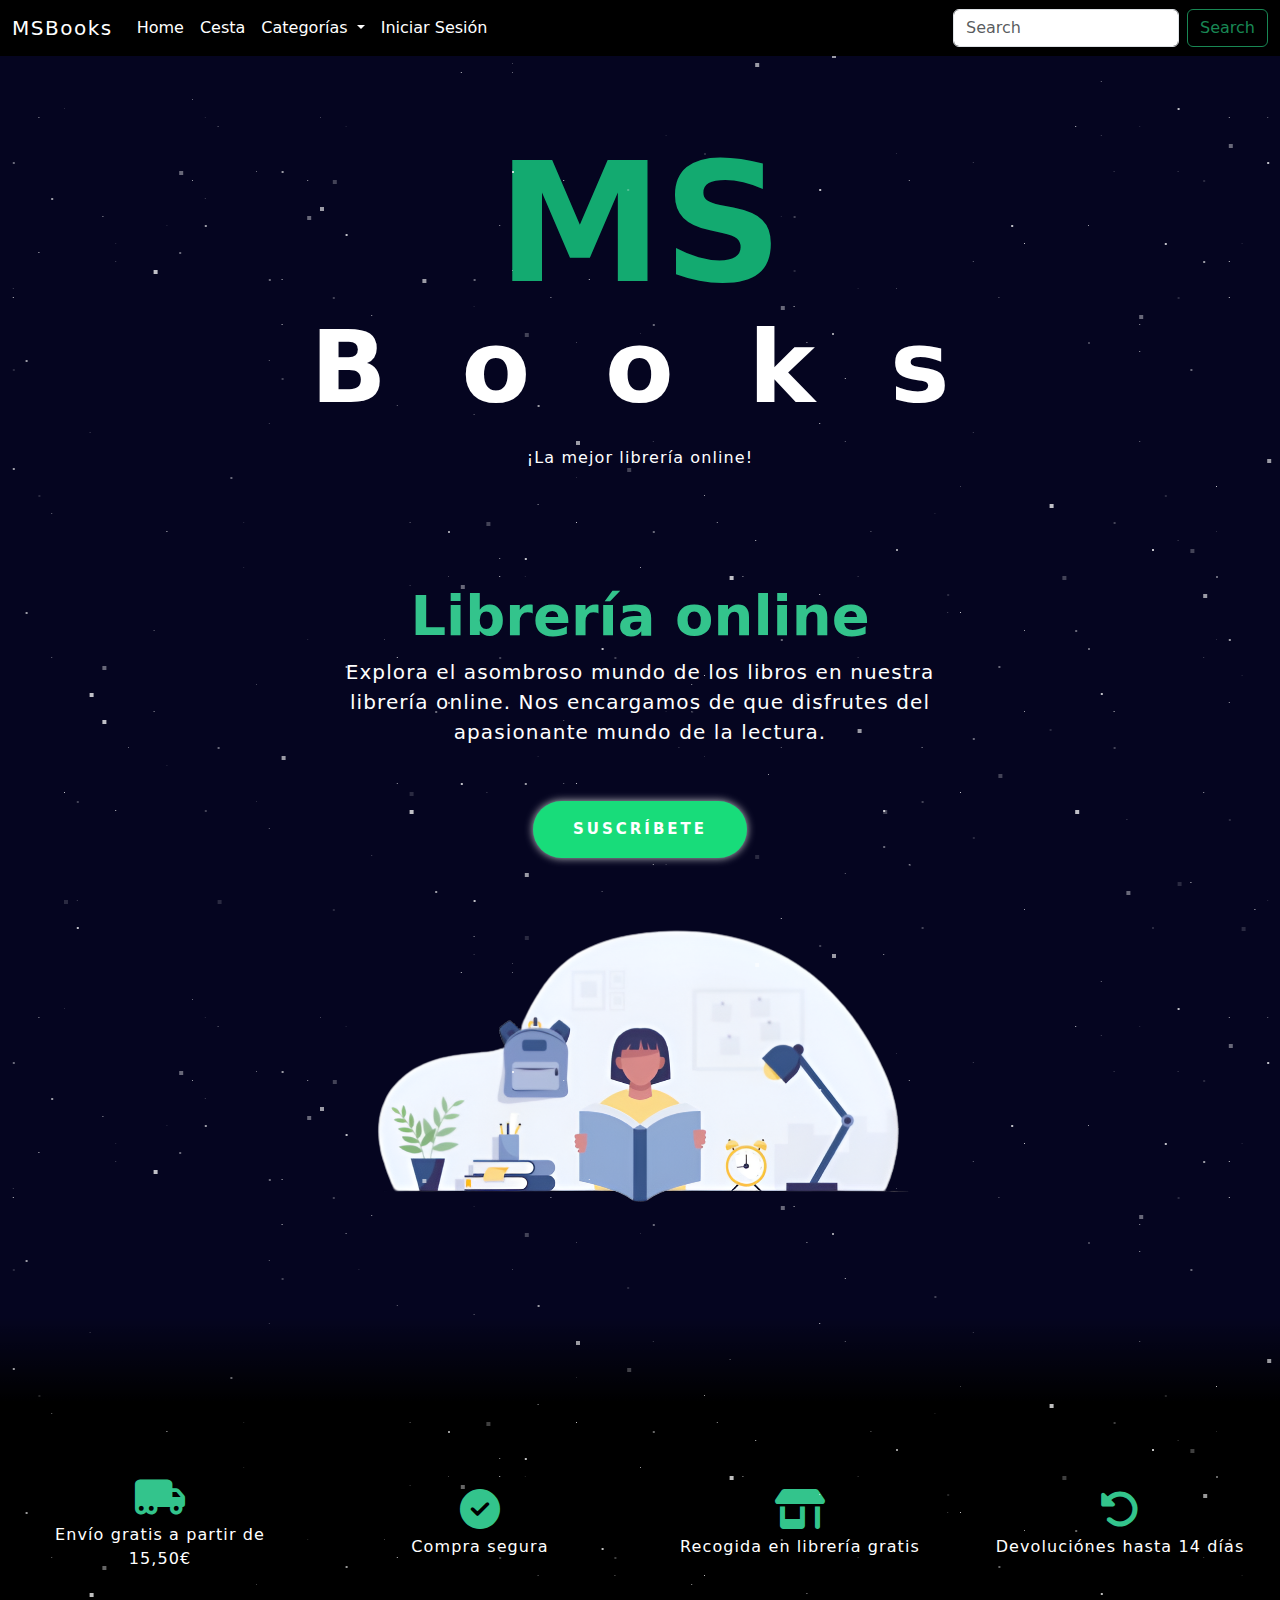
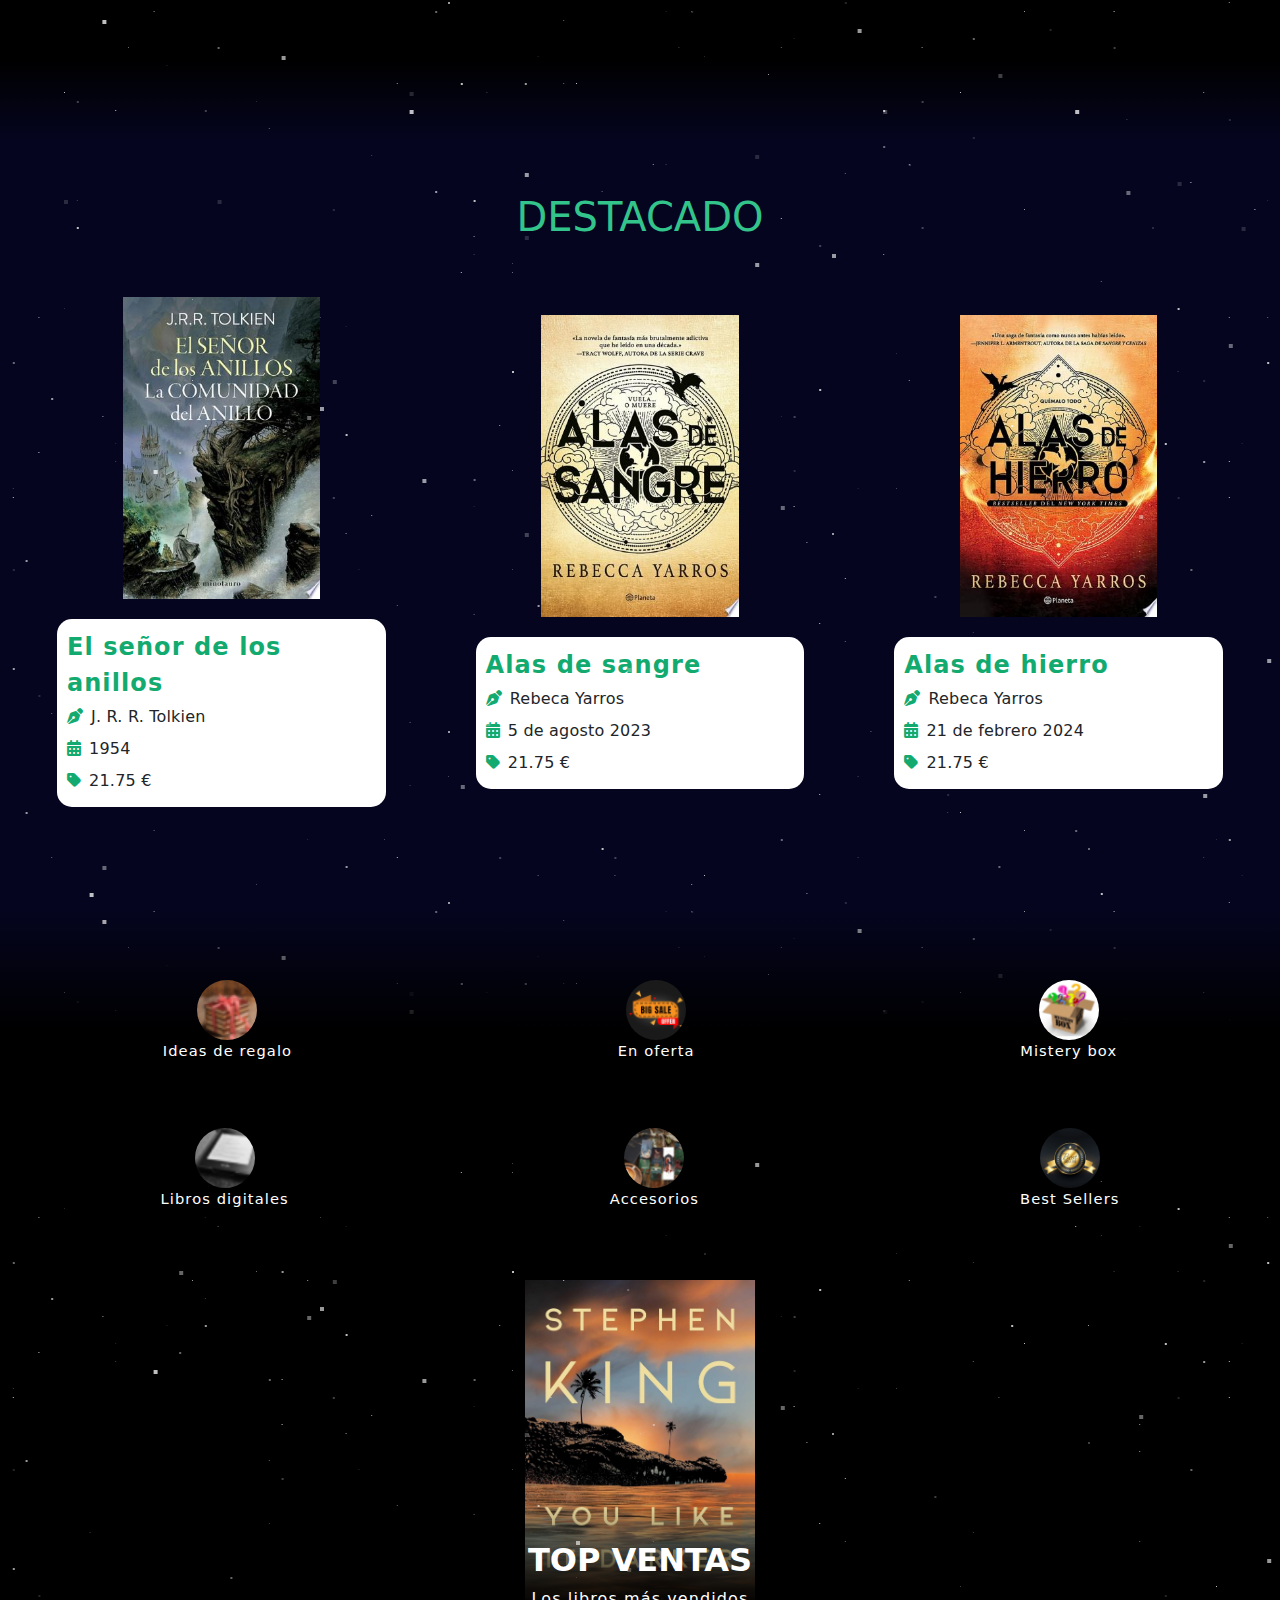
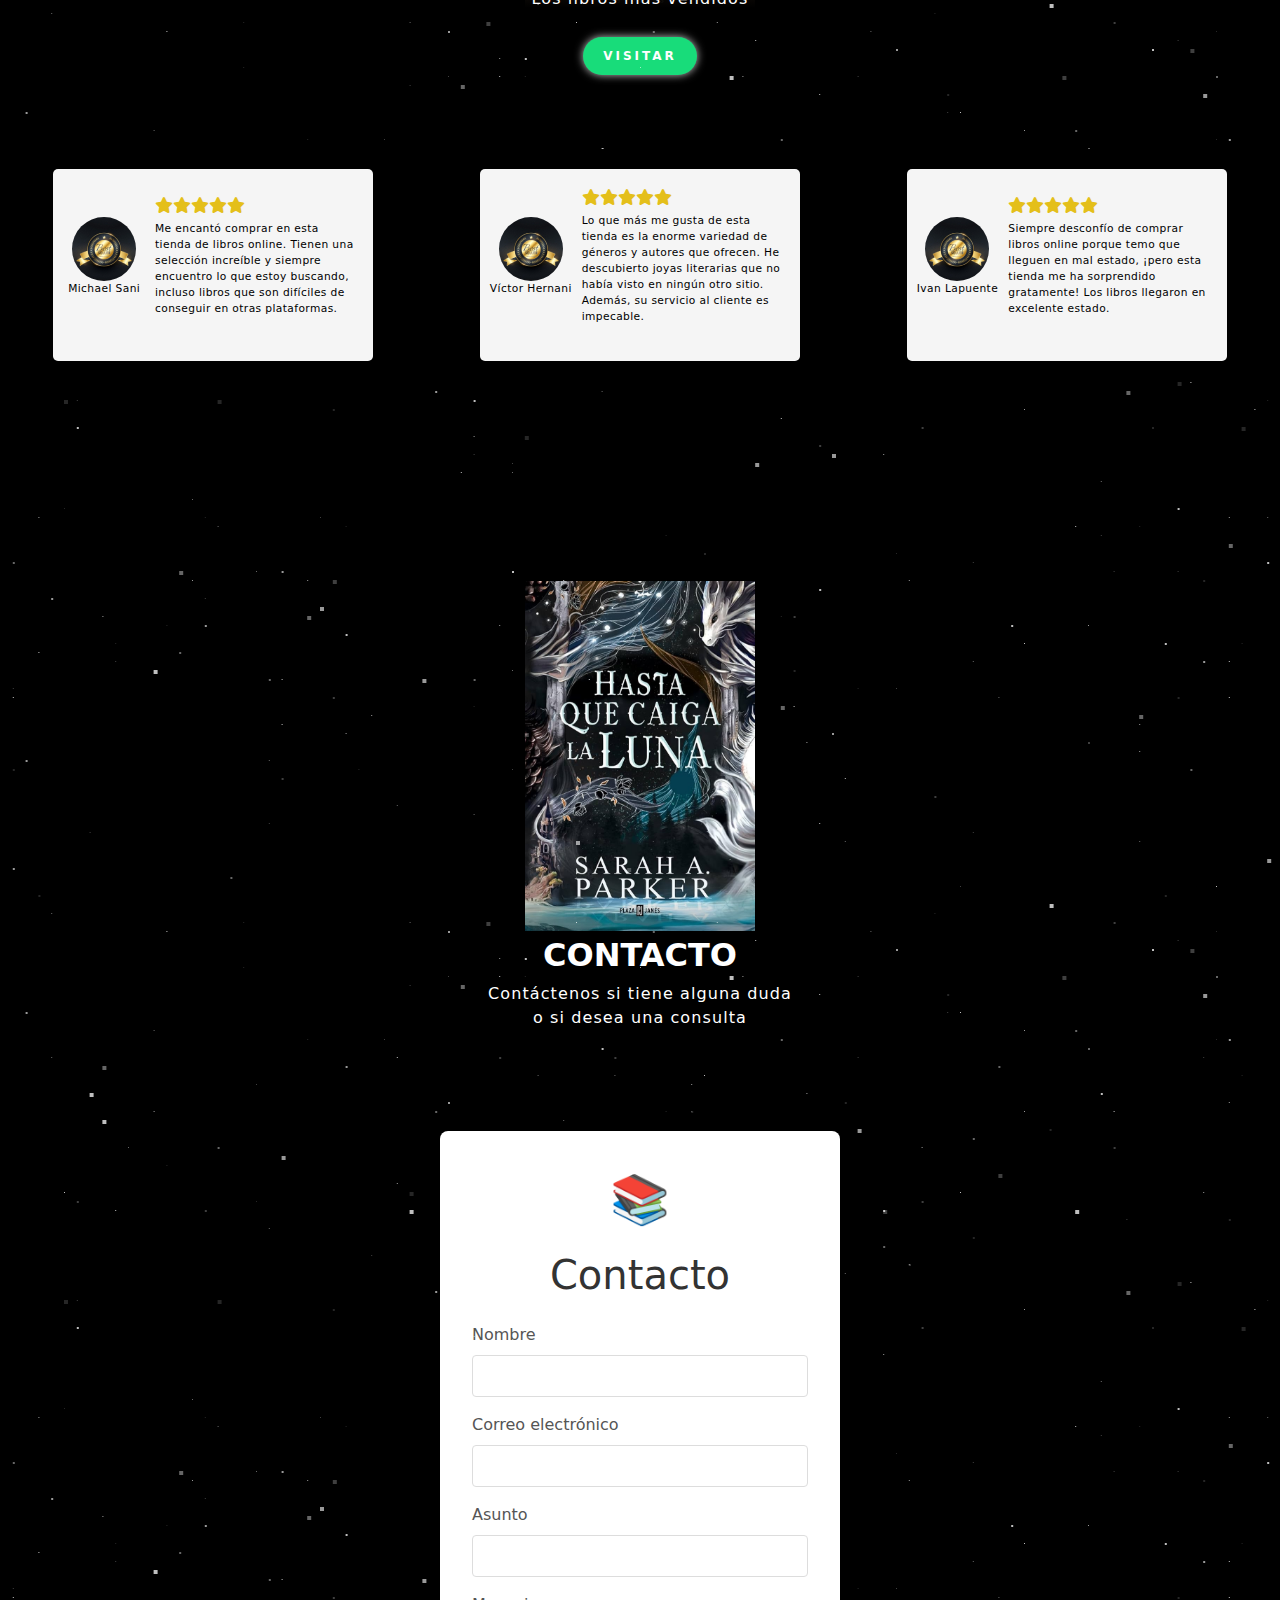
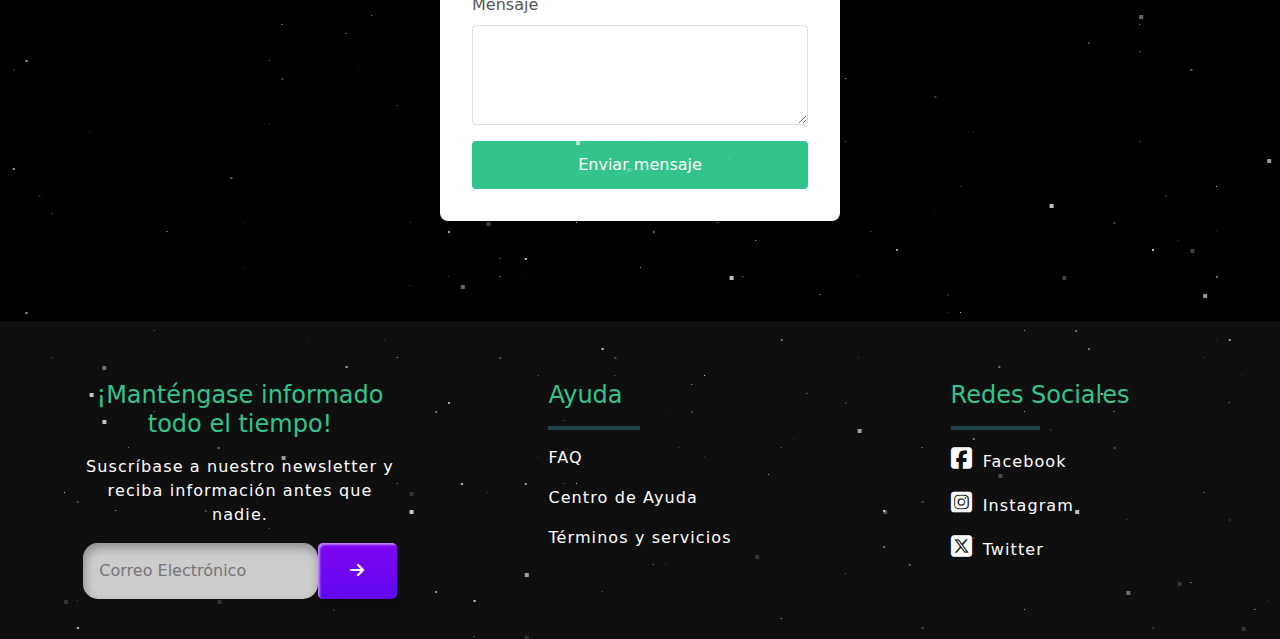
<file: DI_TEMA1_Actividad1/index.html>
<!doctype html>
<html lang="en">
  <head>
    <meta charset="utf-8">
    <meta name="viewport" content="width=device-width, initial-scale=1">
    <title>MS Books - Home</title>
    <link href="https://cdn.jsdelivr.net/npm/bootstrap@5.3.3/dist/css/bootstrap.min.css" rel="stylesheet" integrity="sha384-QWTKZyjpPEjISv5WaRU9OFeRpok6YctnYmDr5pNlyT2bRjXh0JMhjY6hW+ALEwIH" crossorigin="anonymous">
    <link rel="stylesheet" href="styles.css">
    <link rel="stylesheet" href="https://cdnjs.cloudflare.com/ajax/libs/font-awesome/6.6.0/css/all.min.css">
  </head>
  <body>
    <header>
      <nav class="navbar navbar-expand-lg position-fixed col-12">
        <div class="container-fluid">
          <a class="navbar-brand" href="#">MSBooks</a>
          <button class="navbar-toggler" type="button" data-bs-toggle="collapse" data-bs-target="#navbarSupportedContent" aria-controls="navbarSupportedContent" aria-expanded="false" aria-label="Toggle navigation">
            <span class="navbar-toggler-icon"></span>
          </button>
          <div class="collapse navbar-collapse" id="navbarSupportedContent">
            <ul class="navbar-nav me-auto mb-2 mb-lg-0">
              <li class="nav-item">
                <a class="nav-link active" aria-current="page" href="index.html">Home</a>
              </li>
              <li class="nav-item">
                <a class="nav-link" href="cesta.html">Cesta</a>
              </li>
              <li class="nav-item dropdown">
                <a class="nav-link dropdown-toggle" href="categoria.html" role="button" data-bs-toggle="dropdown" aria-expanded="false">
                  Categorías
                </a>
                <ul class="dropdown-menu">
                  <li><a class="dropdown-item" href="categoria.html">Ficción</a></li>
                  <li><a class="dropdown-item" href="categoria.html">Fantasía</a></li>
                </ul>
              </li>
              <li class="nav-item">
                <a class="nav-link" href="login.html">Iniciar Sesión</a>
              </li>
            </ul>
            <form class="d-flex" role="search">
              <input class="form-control me-2" type="search" placeholder="Search" aria-label="Search">
              <button class="btn btn-outline-success" type="submit">Search</button>
            </form>
          </div>
        </div>
      </nav>
    </header>
    <main>
      <div class="space-1"></div>
      <div class="space-2"></div>
      <div class="space-3"></div>
      <div id="banner" class="col-12 pt-5 justify-content-center d-flex flex-column">
        <h1>MS</h1>
        <h3>B  o  o  k  s</h3>
        <p class="text-center">¡La mejor librería online!</p>
      </div>
      <div class="hero px-4 pt-5 my-5 text-center">
        <h1 class="hero-title hero-title2 display-4 fw-bold text-body-emphasis">Librería online</h1>
        <div class="col-lg-6 mx-auto hero-text2">
          <p class="lead mb-4">Explora el asombroso mundo de los libros en nuestra librería online. Nos encargamos de que disfrutes del apasionante mundo de la lectura.</p>
          <div class="d-grid gap-2 d-sm-flex justify-content-sm-center">
            <a href="index.html">
                <button id="btn-hero">
                    Suscríbete
                </button>
            </a>
          </div>
        </div>
        <div class="col-12 m-auto" style="max-width: 1000px;">
          <div class="container">
            <img src="hero2-img2.png" class="mb-4 col-md-8 col-12" alt="Imagen-hero-2">
          </div>
        </div>
      </div>
      <div id="caracteristicas" class="row w-100">
        <div class="caract py-3 px-4 col-xl-3 col-lg-6 col-12 text-center">
          <div class="caract-icon text-center py-1">
            <i class="fa-solid fa-truck-moving"></i>
          </div>
          <p>Envío gratis a partir de 15,50€</p>
        </div>
        <div class="caract py-3 px-4 col-xl-3 col-lg-6 col-12 text-center">
          <div class="caract-icon text-center py-1">
            <i class="fa-solid fa-circle-check"></i>
          </div>
          <p>Compra segura</p>
        </div>
        <div class="caract py-3 px-4 col-xl-3 col-lg-6 col-12 text-center">
          <div class="caract-icon text-center py-1">
            <i class="fa-solid fa-shop"></i>
          </div>
          <p>Recogida en librería gratis</p>
        </div>
        <div class="caract py-3 px-4 col-xl-3 col-lg-6 col-12 text-center">
          <div class="caract-icon text-center py-1">
            <i class="fa-solid fa-rotate-left"></i>
          </div>
          <p>Devoluciónes hasta 14 días</p>
        </div>
       
      </div>
        
      </div>
      <div id="destacado" class="container-fluid d-flex col-12 flex-column align-items-center w-100 justify-content-evenly">
        <h1 class="col-12 text-center">DESTACADO</h1>
        <div id="items" class="row w-100 justify-content-evenly">
          <div class="item col-md-4 col-sm-6 col-10 m-auto py-5 d-flex flex-column align-items-center">
            <div class="item-img col-6">
              <img src="el-señor-de-los-anillos.jfif" alt="" class="col-12">
            </div>
            <div class="item-info col-10">
              <div class="item-details">
                <p class="text-title">El señor de los anillos</p>
                <p class="text-body align-content-center">
                  <span><i class="fa-solid fa-pen-nib pe-2"></i></span><span>J. R. R. Tolkien</span>
                  <br>
                  <span><i class="fa-solid fa-calendar-days pe-2"></i>1954</span>
                  <br>
                  <span><i class="fa-solid fa-tag pe-2"></i>21.75 €</span>
                </p>
              </div>
              <button class="item-button" data-toggle="modal" data-target="#cartModal"><i class="fa-solid fa-cart-shopping pe-3" ></i>Añadir</button>
            </div>
          </div>
          <div class="item col-md-4 col-sm-6 col-10 m-auto py-5 d-flex flex-column align-items-center">
            <div class="item-img col-6">
              <img src="alas-de-sangre.jfif" alt="" class="col-12">
            </div>
            <div class="item-info col-10">
              <div class="item-details">
                <p class="text-title">Alas de sangre</p>
                <p class="text-body align-content-center">
                  <span><i class="fa-solid fa-pen-nib pe-2"></i></span><span>Rebeca Yarros</span>
                  <br>
                  <span><i class="fa-solid fa-calendar-days pe-2"></i>5 de agosto 2023</span>
                  <br>
                  <span><i class="fa-solid fa-tag pe-2"></i>21.75 €</span>
                </p>
              </div>
              <button class="item-button" data-toggle="modal" data-target="#cartModal"><i class="fa-solid fa-cart-shopping pe-3" ></i>Añadir</button>
            </div>
          </div>
          <div class="item col-md-4 col-sm-6 col-10 m-auto py-5 d-flex flex-column align-items-center">
            <div class="item-img col-6">
              <img src="alas-de-hierro.jfif" alt="" class="col-12">
            </div>
            <div class="item-info col-10">
              <div class="item-details">
                <p class="text-title">Alas de hierro</p>
                <p class="text-body align-content-center">
                  <span><i class="fa-solid fa-pen-nib pe-2"></i></span><span>Rebeca Yarros</span>
                  <br>
                  <span><i class="fa-solid fa-calendar-days pe-2"></i>21 de febrero 2024</span>
                  <br>
                  <span><i class="fa-solid fa-tag pe-2"></i>21.75 €</span>
                </p>
              </div>
              <button class="item-button" data-toggle="modal" data-target="#cartModal"><i class="fa-solid fa-cart-shopping pe-3" ></i>Añadir</button>
            </div>
          </div>
        </div>
      </div>
      <div id="caracteristicas-2" class="col-12 d-flex flex-column align-items-center">
        <div id="caract2-row1" class="col-12 d-flex justify-content-around">
          <div class="caract2-item d-flex flex-column align-items-center">
            <img src="caract2-item1.jpg" alt="" class="caract2-item-img">
            <p>Ideas de regalo</p>
          </div>
          <div class="caract2-item d-flex flex-column align-items-center">
            <img src="caract2-item2.jpg" alt="" class="caract2-item-img">
            <p>En oferta</p>
          </div>
          <div class="caract2-item d-flex flex-column align-items-center">
            <img src="caract2-item3.jpg" alt="" class="caract2-item-img">
            <p>Mistery box</p>
          </div>
        </div>
        <div id="caract2-row2" class="col-12 d-flex justify-content-around">
          <div class="caract2-item d-flex flex-column align-items-center">
            <img src="caract2-item4.jpg" alt="" class="caract2-item-img">
            <p>Libros digitales</p>
          </div>
          <div class="caract2-item d-flex flex-column align-items-center">
            <img src="caract2-item5.jpg" alt="" class="caract2-item-img">
            <p>Accesorios</p>
          </div>
          <div class="caract2-item d-flex flex-column align-items-center">
            <img src="caract2-item6.jpg" alt="" class="caract2-item-img">
            <p>Best Sellers</p>
          </div>
        </div>
      </div>
      <div id="hero3">
        <div id="hero3-imagenes">
          <div class="hero3-img">
            <img src="portada-libro3.jpg" alt="" class="hero3-imgs hero3-img1">
          </div>
          <div class="hero3-img">
            <img src="portada-libro1.jpg" alt="" class="hero3-imgs hero3-img2">
          </div>
          <div class="hero3-img">
            <img src="portada-libro2.jpg" alt="" class="hero3-imgs hero3-img3">
          </div>
        </div>
        <div id="hero3-textos">
          <h2>Top ventas</h2>
          <p>Los libros más vendidos</p>
          <button type="button">Visitar</button>
        </div>
      </div>

      <div id="comments" class="col-12 row justify-content-around w-100">
        <div class="comment col-xl-3 col-lg-5 col-10 d-flex justify-content-center">
          <div class="img-name col-4 d-flex flex-column justify-content-center align-items-center">
            <img src="caract2-item6.jpg" alt="">
            <p>Michael Sani</p>
          </div>
          <div class="comment-text d-flex flex-column justify-content-center">
            <div class="stars d-flex pb-2">
              <i class="fa-solid fa-star"></i><i class="fa-solid fa-star"></i><i class="fa-solid fa-star"></i><i class="fa-solid fa-star"></i><i class="fa-solid fa-star"></i>
            </div>
            <p>Me encantó comprar en esta tienda de libros online. Tienen una selección increíble y siempre encuentro lo que estoy buscando, incluso libros que son difíciles de conseguir en otras plataformas.</p>
          </div>
        </div>
        <div class="comment col-xl-3 col-lg-5 col-10 d-flex justify-content-center">
          <div class="img-name col-4 d-flex flex-column justify-content-center align-items-center">
            <img src="caract2-item6.jpg" alt="">
            <p>Víctor Hernani</p>
          </div>
          <div class="comment-text d-flex flex-column justify-content-center">
            <div class="stars d-flex pb-2">
              <i class="fa-solid fa-star"></i><i class="fa-solid fa-star"></i><i class="fa-solid fa-star"></i><i class="fa-solid fa-star"></i><i class="fa-solid fa-star"></i>
            </div>
            <p>Lo que más me gusta de esta tienda es la enorme variedad de géneros y autores que ofrecen. He descubierto joyas literarias que no había visto en ningún otro sitio. Además, su servicio al cliente es impecable.</p>
          </div>
        </div>
        <div class="comment col-xl-3 col-lg-5 col-10 d-flex justify-content-center">
          <div class="img-name col-4 d-flex flex-column justify-content-center align-items-center">
            <img src="caract2-item6.jpg" alt="">
            <p>Ivan Lapuente</p>
          </div>
          <div class="comment-text d-flex flex-column justify-content-center">
            <div class="stars d-flex pb-2">
              <i class="fa-solid fa-star"></i><i class="fa-solid fa-star"></i><i class="fa-solid fa-star"></i><i class="fa-solid fa-star"></i><i class="fa-solid fa-star"></i>
            </div>
            <p>Siempre desconfío de comprar libros online porque temo que lleguen en mal estado, ¡pero esta tienda me ha sorprendido gratamente! Los libros llegaron en excelente estado.</p>
          </div>
        </div>
      </div>

      <div id="hero4">
        <div id="hero4-imagenes">
          <div class="hero3-img">
            <img src="portada-libro3.jpg" alt="" class="hero3-imgs hero3-img1">
          </div>
          <div class="hero3-img">
            <img src="portada-libro2.jpg" alt="" class="hero3-imgs hero3-img2">
          </div>
          <div class="hero3-img">
            <img src="portada-libro1.jpg" alt="" class="hero3-imgs hero3-img3">
          </div>
        </div>
        <div id="hero4-textos">
          <h2>CONTACTO</h2>
          <p class="text-center">Contáctenos si tiene alguna duda<br> o si desea una consulta</p>
        </div>
        
      </div>
      <div id="contact">
        <div class="contact-form">
          <div class="icon">📚</div>
          <h1 class="contact-title">Contacto</h1>
          <form class="contact-form1" action="#" method="POST">
              <label for="name" class="contact-label">Nombre</label>
              <input type="text" id="name" name="name" required class="contact-input">
  
              <label for="email" class="contact-label">Correo electrónico</label>
              <input type="email" id="email" name="email" required class="contact-input">
  
              <label for="subject" class="contact-label">Asunto</label>
              <input type="text" id="subject" name="subject" required class="contact-input">
  
              <label for="message" class="contact-label">Mensaje</label>
              <textarea id="message" name="message" required class="contact-textarea"></textarea>
  
              <button class="contact-submit" type="submit">Enviar mensaje</button>
          </form>
        </div>
      </div>
    </main>
    <footer>
      <div id="footer" class="row justify-content-center w-100 col-12 m-0">
        <div id="newsletter" class="col-md-4 col-10 d-flex flex-column align-items-center">
          <div id="newsletter-info">
            <h4 class="text-center col-10 pb-3 m-auto">¡Manténgase informado todo el tiempo!</h4>
            <p class="text-center col-10 m-auto pb-3">Suscríbase a nuestro newsletter y reciba información antes que nadie.</p>
            <form action="" class="text-center d-flex justify-content-center col-10 m-auto">
              <input type="email" name="Email" placeholder="Correo Electrónico" class="col-9">
              <button type="submit" class="custom-btn btn-1" class="col-3">
                <i class="fa-solid fa-arrow-right"></i>
              </button>
            </form>
          </div>
        </div>
        <div id="help" class="col-md-4 col-sm-6 col-10 d-flex flex-column align-items-center">
          <div id="help-info">
            <h4>Ayuda</h4>
            <hr>
            <p>FAQ</p>
            <p>Centro de Ayuda</p>
            <p>Términos y servicios</p>
          </div>
        </div>
        <div id="RRSS" class="col-md-4 col-sm-6 col-10 d-flex flex-column align-items-center">
          <div id="rrss-info">
            <h4>Redes Sociales</h4>
            <hr>
            <p><i class="fa-brands fa-square-facebook"></i>Facebook</p>
            <p><i class="fa-brands fa-square-instagram"></i>Instagram</p>
            <p><i class="fa-brands fa-square-x-twitter"></i>Twitter</p>
          </div>
        </div>
      </div>
    </footer>
    <script src="https://code.jquery.com/jquery-3.2.1.slim.min.js"></script>
    <script src="https://maxcdn.bootstrapcdn.com/bootstrap/4.0.0/js/bootstrap.min.js"></script>
    <script src="https://cdn.jsdelivr.net/npm/bootstrap@5.3.3/dist/js/bootstrap.bundle.min.js" integrity="sha384-YvpcrYf0tY3lHB60NNkmXc5s9fDVZLESaAA55NDzOxhy9GkcIdslK1eN7N6jIeHz" crossorigin="anonymous"></script>
    <script src="lluvia-estrellas.js"></script>
    <script>
      
    </script>
  </body>
</html>
</file>
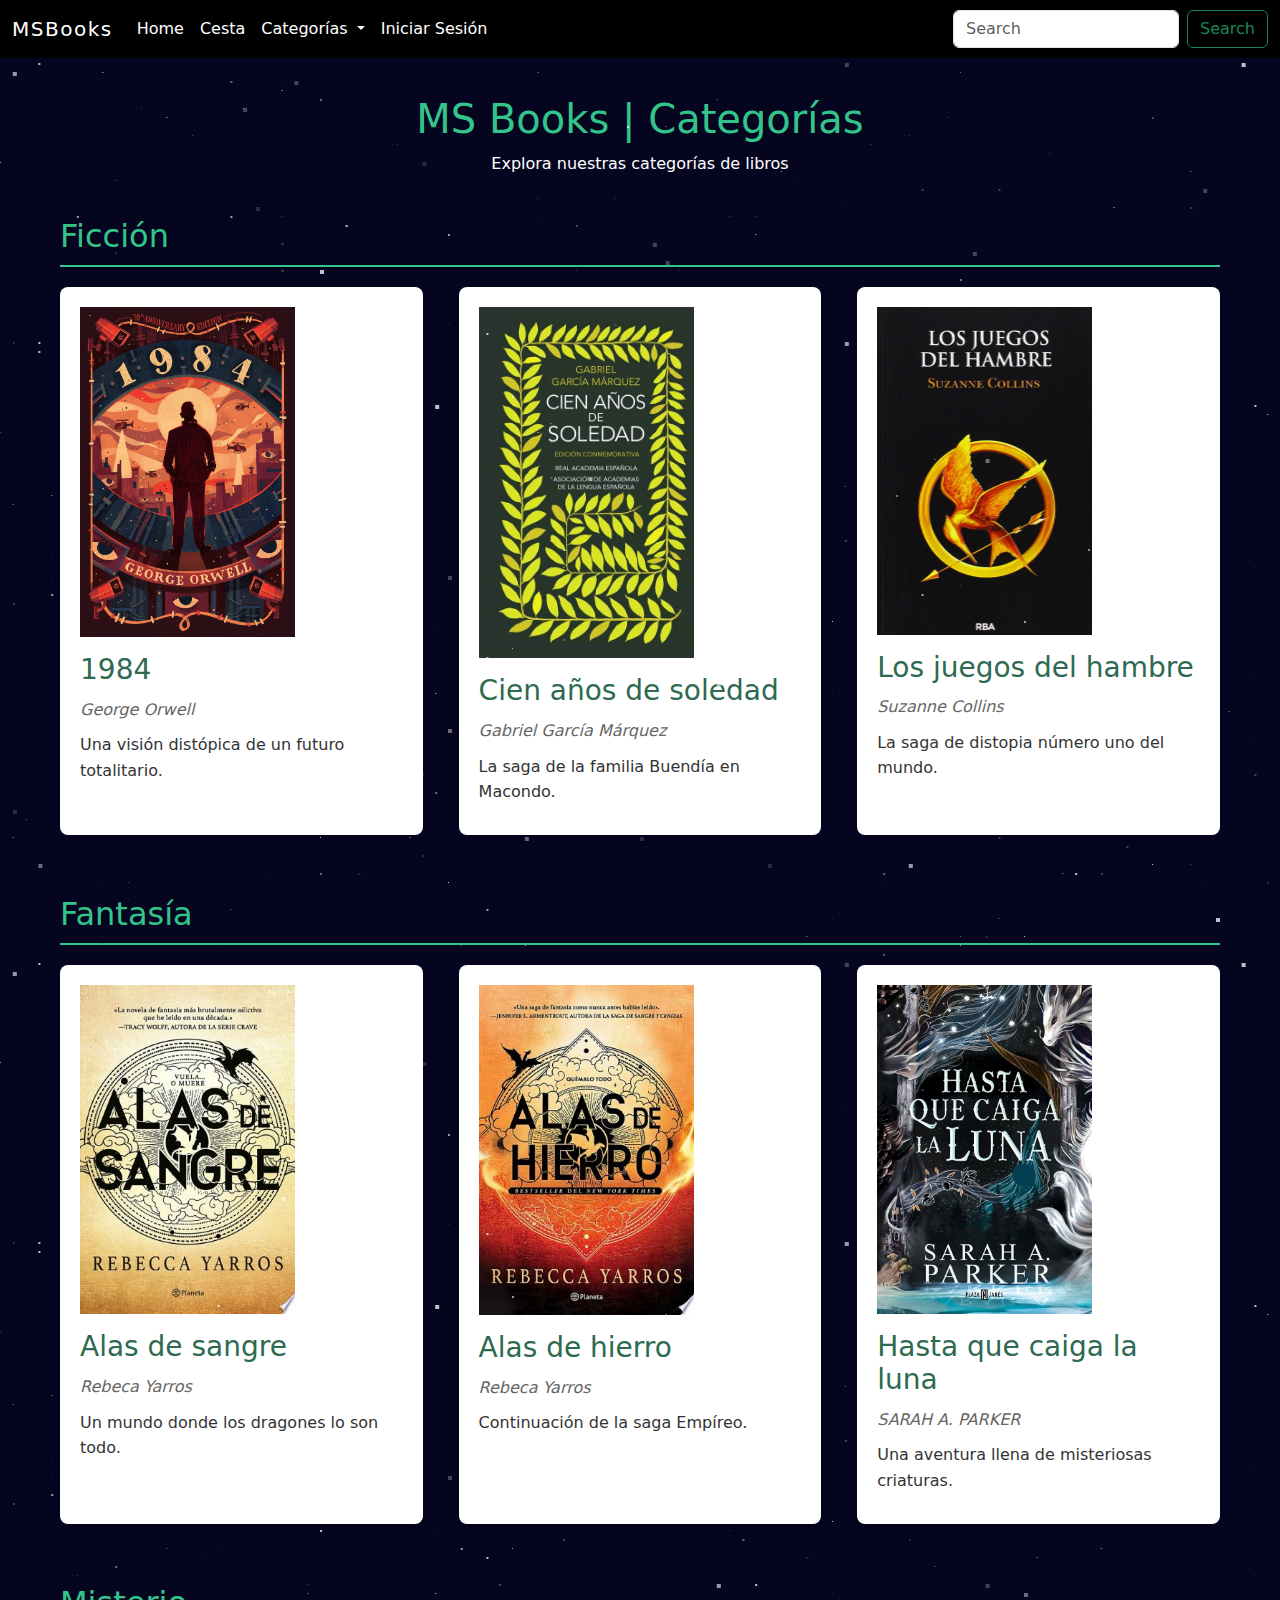
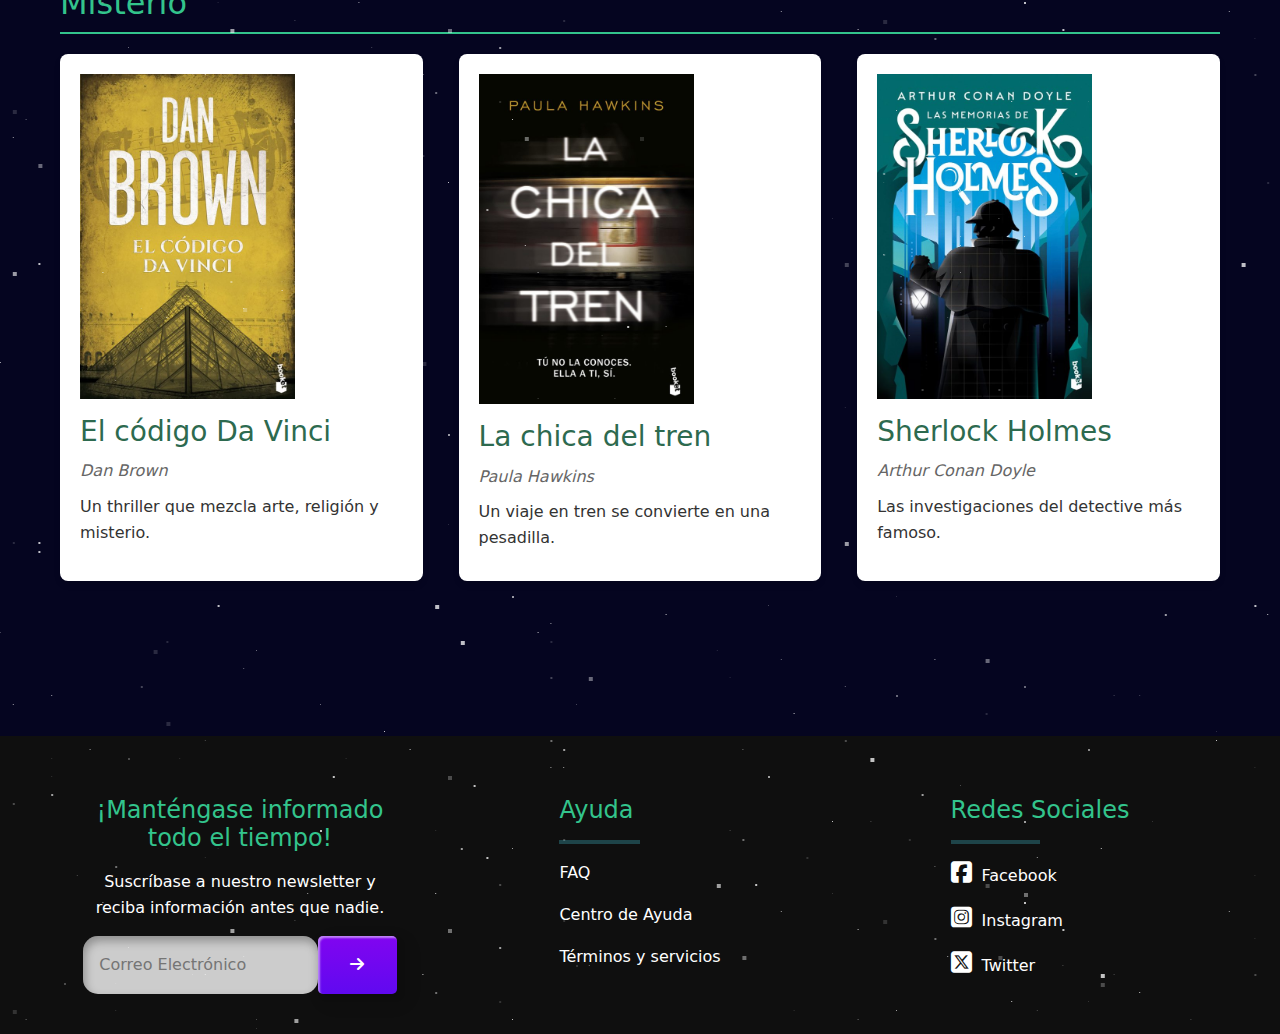
<file: DI_TEMA1_Actividad1/categoria.html>
<!DOCTYPE html>
<html lang="es">
<head>
    <meta charset="UTF-8">
    <meta name="viewport" content="width=device-width, initial-scale=1.0">
    <title>MS Books - Categorías</title>
    <link href="https://cdn.jsdelivr.net/npm/bootstrap@5.3.0-alpha1/dist/css/bootstrap.min.css" rel="stylesheet">
    <link rel="stylesheet" href="https://cdnjs.cloudflare.com/ajax/libs/font-awesome/6.6.0/css/all.min.css">
    <link rel="stylesheet" href="categoria.css">
</head>
<body>
    <header>
        <nav class="navbar navbar-expand-lg position-fixed col-12">
          <div class="container-fluid">
            <a class="navbar-brand" href="index.html">MSBooks</a>
            <button class="navbar-toggler" type="button" data-bs-toggle="collapse" data-bs-target="#navbarSupportedContent" aria-controls="navbarSupportedContent" aria-expanded="false" aria-label="Toggle navigation">
              <span class="navbar-toggler-icon"></span>
            </button>
            <div class="collapse navbar-collapse" id="navbarSupportedContent">
              <ul class="navbar-nav me-auto mb-2 mb-lg-0">
                <li class="nav-item">
                  <a class="nav-link active" aria-current="page" href="index.html">Home</a>
                </li>
                <li class="nav-item">
                  <a class="nav-link" href="cesta.html">Cesta</a>
                </li>
                <li class="nav-item dropdown">
                  <a class="nav-link dropdown-toggle" href="categoria.html" role="button" data-bs-toggle="dropdown" aria-expanded="false">
                    Categorías
                  </a>
                  <ul class="dropdown-menu">
                    <li><a class="dropdown-item" href="categoria.html">Ficción</a></li>
                    <li><a class="dropdown-item" href="categoria.html">Fantasía</a></li>
                  </ul>
                </li>
                <li class="nav-item">
                  <a class="nav-link" href="login.html">Iniciar Sesión</a>
                </li>
              </ul>
              <form class="d-flex" role="search">
                <input class="form-control me-2" type="search" placeholder="Search" aria-label="Search">
                <button class="btn btn-outline-success" type="submit">Search</button>
              </form>
            </div>
          </div>
        </nav>
    </header>
    <main>
        <div class="header">
            <h1>MS Books | Categorías</h1>
            <p class="subtitle">Explora nuestras categorías de libros</p>
        </div>
        <div class="space-1"></div>
        <div class="space-2"></div>
        <div class="space-3"></div>
        <section class="category">
            <h2 class="category-title">Ficción</h2>
            <div class="books">
                <div class="book">
                    <img src="categorias-img1.png" alt="" class="col-md-8 col-sm-6 col-8 mb-3">
                    <h3>1984</h3>
                    <p class="author">George Orwell</p>
                    <p>Una visión distópica de un futuro totalitario.</p>
                </div>
                <div class="book">
                    <img src="categorias-img2.jpg" alt="" class="col-md-8 col-sm-6 col-8 mb-3">
                    <h3>Cien años de soledad</h3>
                    <p class="author">Gabriel García Márquez</p>
                    <p>La saga de la familia Buendía en Macondo.</p>
                </div>
                <div class="book">
                    <img src="categorias-img3.jpg" alt="" class="col-md-8 col-sm-6 col-8 mb-3">
                    <h3>Los juegos del hambre</h3>
                    <p class="author">Suzanne Collins</p>
                    <p>La saga de distopia número uno del mundo.</p>
                </div>
            </div>
        </section>

        <section class="category">
            <h2 class="category-title">Fantasía</h2>
            <div class="books">
                <div class="book">
                    <img src="alas-de-sangre.jfif" alt="" class="col-md-8 col-sm-6 col-8 mb-3">
                    <h3>Alas de sangre</h3>
                    <p class="author">Rebeca Yarros</p>
                    <p>Un mundo donde los dragones lo son todo.</p>
                </div>
                <div class="book">
                    <img src="alas-de-hierro.jfif" alt="" class="col-md-8 col-sm-6 col-8 mb-3">
                    <h3>Alas de hierro</h3>
                    <p class="author">Rebeca Yarros</p>
                    <p>Continuación de la saga Empíreo.</p>
                </div>
                <div class="book">
                    <img src="portada-libro2.jpg" alt="" class="col-md-8 col-sm-6 col-8 mb-3">
                    <h3>Hasta que caiga la luna</h3>
                    <p class="author">SARAH A. PARKER</p>
                    <p>Una aventura llena de misteriosas criaturas.</p>
                </div>
            </div>
        </section>

        <section class="category">
            <h2 class="category-title">Misterio</h2>
            <div class="books">
                <div class="book">
                    <img src="categorias-img4.webp" alt="" class="col-md-8 col-sm-6 col-8 mb-3">
                    <h3>El código Da Vinci</h3>
                    <p class="author">Dan Brown</p>
                    <p>Un thriller que mezcla arte, religión y misterio.</p>
                </div>
                <div class="book">
                    <img src="categorias-img5.webp" alt="" class="col-md-8 col-sm-6 col-8 mb-3">
                    <h3>La chica del tren</h3>
                    <p class="author">Paula Hawkins</p>
                    <p>Un viaje en tren se convierte en una pesadilla.</p>
                </div>
                <div class="book">
                    <img src="categorias-img6.webp" alt="" class="col-md-8 col-sm-6 col-8 mb-3">
                    <h3>Sherlock Holmes</h3>
                    <p class="author">Arthur Conan Doyle</p>
                    <p>Las investigaciones del detective más famoso.</p>
                </div>
            </div>
        </section>
    </main>
    <footer>
      <div id="footer" class="row justify-content-center w-100 col-12 m-0">
        <div id="newsletter" class="col-md-4 col-10 d-flex flex-column align-items-center">
          <div id="newsletter-info">
            <h4 class="text-center col-10 pb-3 m-auto">¡Manténgase informado todo el tiempo!</h4>
            <p class="text-center col-10 m-auto pb-3">Suscríbase a nuestro newsletter y reciba información antes que nadie.</p>
            <form action="" class="text-center d-flex justify-content-center col-10 m-auto">
              <input type="email" name="Email" placeholder="Correo Electrónico" class="col-9">
              <button type="submit" class="custom-btn btn-1" class="col-3">
                <i class="fa-solid fa-arrow-right"></i>
              </button>
            </form>
          </div>
        </div>
        <div id="help" class="col-md-4 col-sm-6 col-10 d-flex flex-column align-items-center">
          <div id="help-info">
            <h4>Ayuda</h4>
            <hr>
            <p>FAQ</p>
            <p>Centro de Ayuda</p>
            <p>Términos y servicios</p>
          </div>
        </div>
        <div id="RRSS" class="col-md-4 col-sm-6 col-10 d-flex flex-column align-items-center">
          <div id="rrss-info">
            <h4>Redes Sociales</h4>
            <hr>
            <p><i class="fa-brands fa-square-facebook"></i>Facebook</p>
            <p><i class="fa-brands fa-square-instagram"></i>Instagram</p>
            <p><i class="fa-brands fa-square-x-twitter"></i>Twitter</p>
          </div>
        </div>
      </div>
    </footer>
    <script src="https://code.jquery.com/jquery-3.2.1.slim.min.js"></script>
    <script src="https://maxcdn.bootstrapcdn.com/bootstrap/4.0.0/js/bootstrap.min.js"></script>
    <script src="https://cdn.jsdelivr.net/npm/bootstrap@5.3.0-alpha1/dist/js/bootstrap.bundle.min.js"></script>
    <script src="lluvia-estrellas.js"></script>
</body>
</html>
</file>
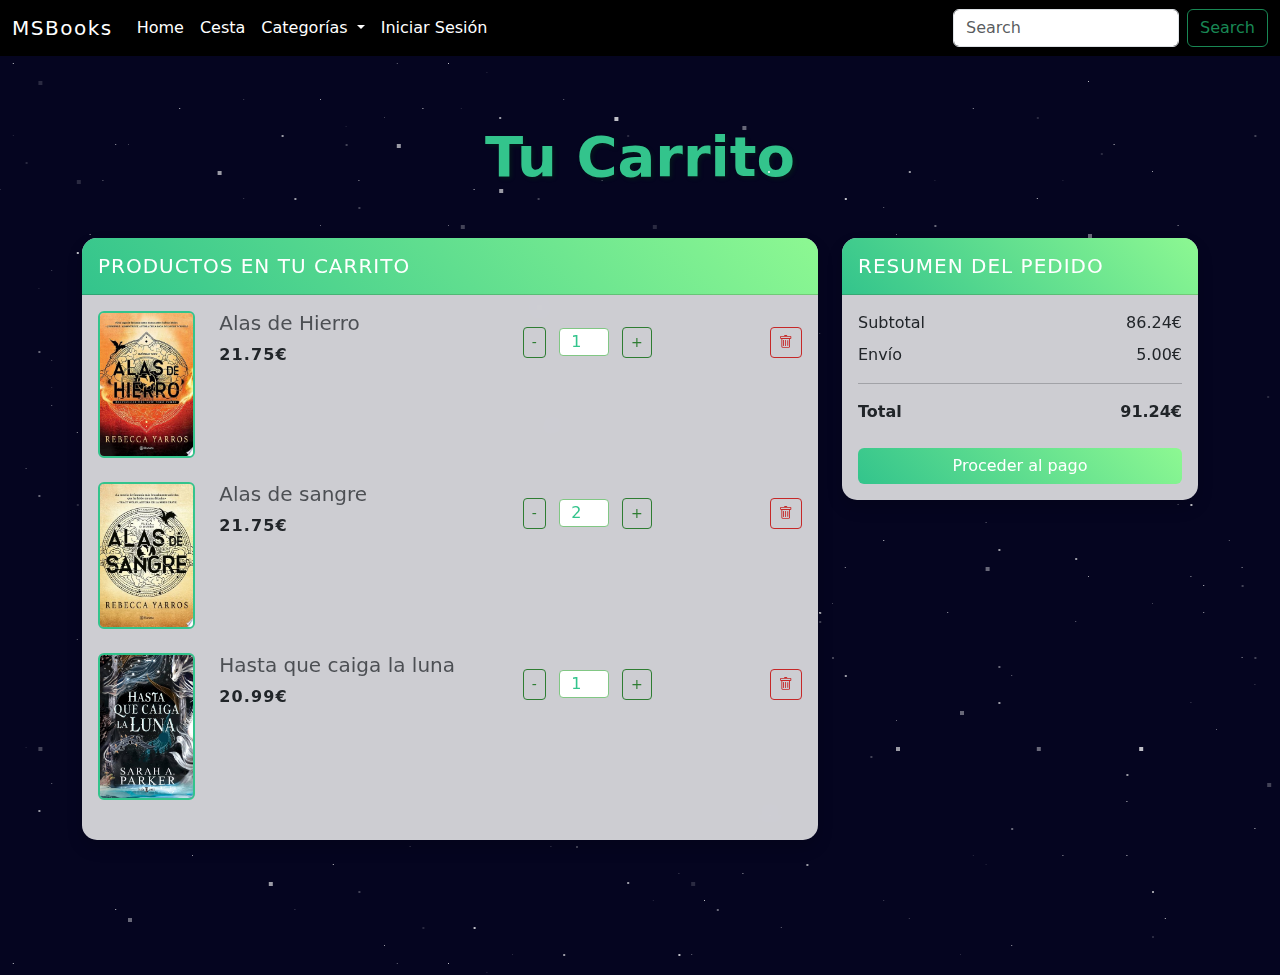
<file: DI_TEMA1_Actividad1/cesta.html>
<!doctype html>
<html lang="en">
  <head>
    <meta charset="utf-8">
    <meta name="viewport" content="width=device-width, initial-scale=1">
    <title>MS Books - Carrito</title>
    <link href="https://cdn.jsdelivr.net/npm/bootstrap@5.3.3/dist/css/bootstrap.min.css" rel="stylesheet" integrity="sha384-QWTKZyjpPEjISv5WaRU9OFeRpok6YctnYmDr5pNlyT2bRjXh0JMhjY6hW+ALEwIH" crossorigin="anonymous">
    <link rel="stylesheet" href="cesta.css">
    <link rel="stylesheet" href="https://cdn.jsdelivr.net/npm/bootstrap-icons@1.7.2/font/bootstrap-icons.css">
  </head>
  <body>
    <header>
      <nav class="navbar navbar-expand-lg position-fixed col-12">
        <div class="container-fluid">
          <a class="navbar-brand" href="#">MSBooks</a>
          <button class="navbar-toggler" type="button" data-bs-toggle="collapse" data-bs-target="#navbarSupportedContent" aria-controls="navbarSupportedContent" aria-expanded="false" aria-label="Toggle navigation">
            <span class="navbar-toggler-icon"></span>
          </button>
          <div class="collapse navbar-collapse" id="navbarSupportedContent">
            <ul class="navbar-nav me-auto mb-2 mb-lg-0">
              <li class="nav-item">
                <a class="nav-link active" aria-current="page" href="index.html">Home</a>
              </li>
              <li class="nav-item">
                <a class="nav-link" href="cesta.html">Cesta</a>
              </li>
              <li class="nav-item dropdown">
                <a class="nav-link dropdown-toggle" href="categoria.html" role="button" data-bs-toggle="dropdown" aria-expanded="false">
                  Categorías
                </a>
                <ul class="dropdown-menu">
                  <li><a class="dropdown-item" href="categoria.html">Ficción</a></li>
                  <li><a class="dropdown-item" href="categoria.html">Fantasía</a></li>
                </ul>
              </li>
              <li class="nav-item">
                <a class="nav-link" href="login.html">Iniciar Sesión</a>
              </li>
            </ul>
            <form class="d-flex" role="search">
              <input class="form-control me-2" type="search" placeholder="Search" aria-label="Search">
              <button class="btn btn-outline-success" type="submit">Search</button>
            </form>
          </div>
        </div>
      </nav>
    </header>
    <main>
      <div class="space-1"></div>
      <div class="space-2"></div>
      <div class="space-3"></div>
      <div class="container py-5">
          <h1 class="mb-5 text-center display-4 fw-bold cesta-title">Tu Carrito</h1>
          <div class="row">
            <div class="col-lg-8">
                <div class="card shadow mb-4 product-card">
                    <div class="card-header py-3">
                        <h5 class="mb-0">Productos en tu carrito</h5>
                    </div>
                    <div class="card-body" id="productList">
                    </div>
                </div>
            </div>
            <div class="col-lg-4">
                <div class="card shadow product-card">
                    <div class="card-header py-3">
                        <h5 class="mb-0">Resumen del pedido</h5>
                    </div>
                    <div class="card-body">
                        <div class="d-flex justify-content-between mb-2">
                            <span>Subtotal</span>
                            <span id="subtotal">0.00€</span>
                        </div>
                        <div class="d-flex justify-content-between mb-2">
                            <span>Envío</span>
                            <span id="shipping">5.00€</span>
                        </div>
                        <hr>
                        <div class="d-flex justify-content-between mb-4">
                            <strong>Total</strong>
                            <strong id="total">0.00€</strong>
                        </div>
                        <button class="btn btn-primary w-100" id="checkoutBtn">Proceder al pago</button>
                    </div>
                </div>
            </div>
          </div>
      </div>
    </main>
    <script src="lluvia-estrellas.js"></script>
    <script src="https://cdn.jsdelivr.net/npm/bootstrap@5.3.3/dist/js/bootstrap.bundle.min.js" integrity="sha384-YvpcrYf0tY3lHB60NNkmXc5s9fDVZLESaAA55NDzOxhy9GkcIdslK1eN7N6jIeHz" crossorigin="anonymous"></script>
    
  </body>
  
  <script>
    // Datos de los productos
    const products = [
        { id: 1, name: "Alas de Hierro", price: 21.75, image: "alas-de-hierro.jfif?height=100&width=100", quantity: 1 },
        { id: 2, name: "Alas de sangre", price: 21.75, image: "alas-de-sangre.jfif?height=100&width=100", quantity: 2 },
        { id: 3, name: "Hasta que caiga la luna", price: 20.99, image: "portada-libro2.jpg?height=100&width=100", quantity: 1 }
    ];

    // Función para renderizar los productos
    function renderProducts() {
        const productList = document.getElementById('productList');
        productList.innerHTML = '';
        products.forEach(product => {
            const productHtml = `
                <div class="row mb-4 product-item" data-id="${product.id}">
                    <div class="col-md-2 col-4">
                        <img src="${product.image}" alt="${product.name}" class="img-fluid rounded product-image">
                    </div>
                    <div class="col-md-5 col-8">
                        <h5 class="text-muted">${product.name}</h5>
                        <p class="mb-0"><strong>${product.price.toFixed(2)}€</strong></p>
                    </div>
                    <div class="col-md-5 mt-3">
                        <div class="d-flex justify-content-between align-items-center">
                            <div>
                                <button class="btn btn-sm btn-outline-secondary me-2 quantity-btn" data-action="decrease">-</button>
                                <input type="number" class="quantity-input" value="${product.quantity}" min="1" max="99">
                                <button class="btn btn-sm btn-outline-secondary ms-2 quantity-btn" data-action="increase">+</button>
                            </div>
                            <button class="btn btn-sm btn-outline-danger remove-btn">
                                <i class="bi bi-trash"></i>
                            </button>
                        </div>
                    </div>
                </div>
            `;
            productList.innerHTML += productHtml;
        });
        updateTotals();
    }

    // Función para actualizar el resumen de pedido
    function updateTotals() {
        const subtotal = products.reduce((sum, product) => sum + product.price * product.quantity, 0);
        const shipping = 5;
        const total = subtotal + shipping;

        document.getElementById('subtotal').textContent = `${subtotal.toFixed(2)}€`;
        document.getElementById('shipping').textContent = `${shipping.toFixed(2)}€`;
        document.getElementById('total').textContent = `${total.toFixed(2)}€`;
    }

    // Event listeners
    document.addEventListener('DOMContentLoaded', () => {
        renderProducts();

        document.getElementById('productList').addEventListener('click', (e) => {
            if (e.target.classList.contains('quantity-btn')) {
                const productId = parseInt(e.target.closest('.product-item').dataset.id);
                const action = e.target.dataset.action;
                const product = products.find(p => p.id === productId);
                
                if (action === 'increase' && product.quantity < 99) {
                    product.quantity++;
                } else if (action === 'decrease' && product.quantity > 1) {
                    product.quantity--;
                }
                renderProducts();
            }

            if (e.target.classList.contains('remove-btn') || e.target.closest('.remove-btn')) {
                const productId = parseInt(e.target.closest('.product-item').dataset.id);
                const index = products.findIndex(p => p.id === productId);
                products.splice(index, 1);
                renderProducts();
            }
        });

        document.getElementById('productList').addEventListener('change', (e) => {
            if (e.target.classList.contains('quantity-input')) {
                const productId = parseInt(e.target.closest('.product-item').dataset.id);
                const newQuantity = parseInt(e.target.value);
                if (newQuantity >= 1 && newQuantity <= 99) {
                    const product = products.find(p => p.id === productId);
                    product.quantity = newQuantity;
                    renderProducts();
                }
            }
        });

        document.getElementById('checkoutBtn').addEventListener('click', () => {
            alert('¡Gracias por tu compra! Procesando el pago...');
        });
    });
  </script>
</html>
</file>
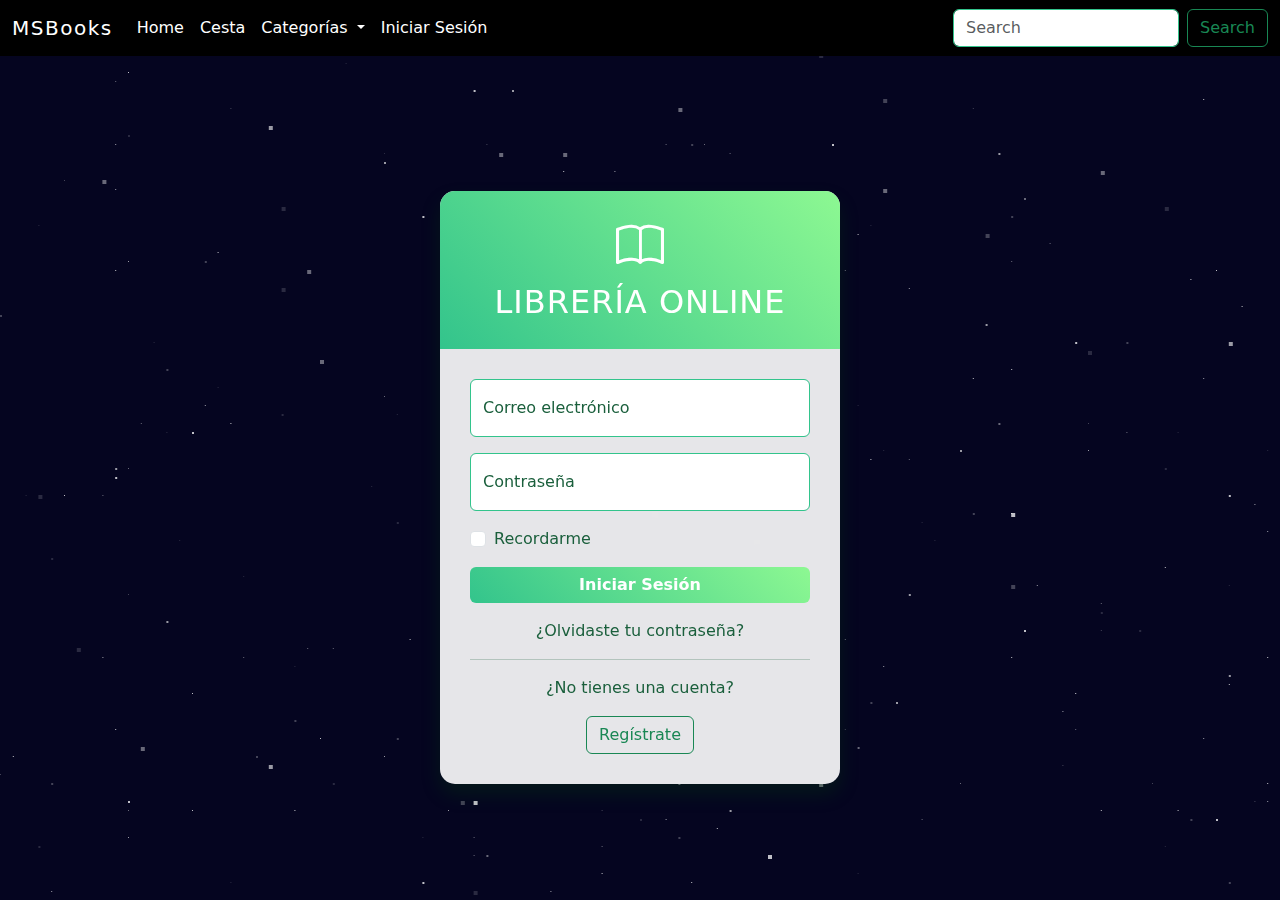
<file: DI_TEMA1_Actividad1/login.html>
<!DOCTYPE html>
<html lang="es">
<head>
    <meta charset="UTF-8">
    <meta name="viewport" content="width=device-width, initial-scale=1.0">
    <title>MS Books - Inicio Sesión</title>
    <link href="https://cdn.jsdelivr.net/npm/bootstrap@5.3.0-alpha1/dist/css/bootstrap.min.css" rel="stylesheet">
    <link rel="stylesheet" href="https://cdn.jsdelivr.net/npm/bootstrap-icons@1.7.2/font/bootstrap-icons.css">
    <link rel="stylesheet" href="login.css">
</head>
<body>
    <header>
        <nav class="navbar navbar-expand-lg position-fixed col-12">
          <div class="container-fluid">
            <a class="navbar-brand" href="#">MSBooks</a>
            <button class="navbar-toggler" type="button" data-bs-toggle="collapse" data-bs-target="#navbarSupportedContent" aria-controls="navbarSupportedContent" aria-expanded="false" aria-label="Toggle navigation">
              <span class="navbar-toggler-icon"></span>
            </button>
            <div class="collapse navbar-collapse" id="navbarSupportedContent">
              <ul class="navbar-nav me-auto mb-2 mb-lg-0">
                <li class="nav-item">
                  <a class="nav-link active" aria-current="page" href="index.html">Home</a>
                </li>
                <li class="nav-item">
                  <a class="nav-link" href="cesta.html">Cesta</a>
                </li>
                <li class="nav-item dropdown">
                  <a class="nav-link dropdown-toggle" href="categoria.html" role="button" data-bs-toggle="dropdown" aria-expanded="false">
                    Categorías
                  </a>
                  <ul class="dropdown-menu">
                    <li><a class="dropdown-item" href="categoria.html">Ficción</a></li>
                    <li><a class="dropdown-item" href="categoria.html">Fantasía</a></li>
                  </ul>
                </li>
                <li class="nav-item">
                  <a class="nav-link" href="login.html">Iniciar Sesión</a>
                </li>
              </ul>
              <form class="d-flex" role="search">
                <input class="form-control me-2" type="search" placeholder="Search" aria-label="Search">
                <button class="btn btn-outline-success" type="submit">Search</button>
              </form>
            </div>
          </div>
        </nav>
    </header>
    <main>
        <div class="space-1"></div>
        <div class="space-2"></div>
        <div class="space-3"></div>
        <div class="animated-bg"></div>
        <div class="container">
            <div class="auth-card">
                <div class="auth-header">
                    <i class="bi bi-book book-icon"></i>
                    <h2>Librería Online</h2>
                </div>
                <div class="auth-body">
                    <form id="loginForm">
                        <div class="mb-3">
                            <div class="form-floating">
                                <input type="email" class="form-control" id="loginEmail" placeholder="nombre@ejemplo.com" required>
                                <label for="loginEmail">Correo electrónico</label>
                            </div>
                        </div>
                        <div class="mb-3">
                            <div class="form-floating">
                                <input type="password" class="form-control" id="loginPassword" placeholder="Contraseña" required>
                                <label for="loginPassword">Contraseña</label>
                            </div>
                        </div>
                        <div class="mb-3 form-check">
                            <input type="checkbox" class="form-check-input" id="rememberMe">
                            <label class="form-check-label" for="rememberMe">Recordarme</label>
                        </div>
                        <button type="submit" class="btn btn-auth w-100">Iniciar Sesión</button>
                    </form>
                    <div class="mt-3 text-center">
                        <a href="#" class="text-decoration-none" style="color: #1a5f3c;">¿Olvidaste tu contraseña?</a>
                    </div>
                    <hr>
                    <div class="text-center">
                        <p>¿No tienes una cuenta?</p>
                        <button id="showRegisterBtn" class="btn btn-outline-success">Regístrate</button>
                    </div>
                </div>
            </div>

            <div class="auth-card" style="display: none;" id="registerCard">
                <div class="auth-header">
                    <i class="bi bi-book book-icon"></i>
                    <h2>Registro</h2>
                </div>
                <div class="auth-body">
                    <form id="registerForm">
                        <div class="mb-3">
                            <div class="form-floating">
                                <input type="text" class="form-control" id="registerName" placeholder="Nombre completo" required>
                                <label for="registerName">Nombre completo</label>
                            </div>
                        </div>
                        <div class="mb-3">
                            <div class="form-floating">
                                <input type="email" class="form-control" id="registerEmail" placeholder="nombre@ejemplo.com" required>
                                <label for="registerEmail">Correo electrónico</label>
                            </div>
                        </div>
                        <div class="mb-3">
                            <div class="form-floating">
                                <input type="password" class="form-control" id="registerPassword" placeholder="Contraseña" required>
                                <label for="registerPassword">Contraseña</label>
                            </div>
                        </div>
                        <div class="mb-3">
                            <div class="form-floating">
                                <input type="password" class="form-control" id="confirmPassword" placeholder="Confirmar contraseña" required>
                                <label for="confirmPassword">Confirmar contraseña</label>
                            </div>
                        </div>
                        <button type="submit" class="btn btn-auth w-100">Registrarse</button>
                    </form>
                    <hr>
                    <div class="text-center">
                        <p>¿Ya tienes una cuenta?</p>
                        <button id="showLoginBtn" class="btn btn-outline-success">Iniciar Sesión</button>
                    </div>
                </div>
            </div>
        </div>
    </main>
    
    <script src="lluvia-estrellas.js"></script>
    
    <script src="https://code.jquery.com/jquery-3.2.1.slim.min.js"></script>
    <script src="https://maxcdn.bootstrapcdn.com/bootstrap/4.0.0/js/bootstrap.min.js"></script>
    <script src="https://cdn.jsdelivr.net/npm/bootstrap@5.3.0-alpha1/dist/js/bootstrap.bundle.min.js"></script>
    <script>
        document.addEventListener('DOMContentLoaded', () => {
            const loginForm = document.getElementById('loginForm');
            const registerForm = document.getElementById('registerForm');
            const showRegisterBtn = document.getElementById('showRegisterBtn');
            const showLoginBtn = document.getElementById('showLoginBtn');
            const loginCard = document.querySelector('.auth-card');
            const registerCard = document.getElementById('registerCard');

            loginForm.addEventListener('submit', (e) => {
                e.preventDefault();
                const email = document.getElementById('loginEmail').value;
                const password = document.getElementById('loginPassword').value;
                const rememberMe = document.getElementById('rememberMe').checked;
                
                alert('Inicio de sesión exitoso. ¡Bienvenido a nuestra Librería Online!');
            });

            registerForm.addEventListener('submit', (e) => {
                e.preventDefault();
                const name = document.getElementById('registerName').value;
                const email = document.getElementById('registerEmail').value;
                const password = document.getElementById('registerPassword').value;
                const confirmPassword = document.getElementById('confirmPassword').value;
                
                if (password !== confirmPassword) {
                    alert('Las contraseñas no coinciden');
                    return;
                }
                
                alert('Registro exitoso. ¡Bienvenido a nuestra Librería Online!');
            });

            showRegisterBtn.addEventListener('click', () => {
                loginCard.style.display = 'none';
                registerCard.style.display = 'block';
            });

            showLoginBtn.addEventListener('click', () => {
                registerCard.style.display = 'none';
                loginCard.style.display = 'block';
            });
        });
    </script>
</body>
</html>
</file>
<file: DI_TEMA1_Actividad1/styles.css>
body{
    background-color: rgb(5, 5, 32);
    color: white;
    font-family: system-ui, -apple-system, BlinkMacSystemFont, 'Segoe UI', Roboto, Oxygen, Ubuntu, Cantarell, 'Open Sans', 'Helvetica Neue', sans-serif;
}

main{
    padding-top: 75px;
}

/* HEADER */

nav{
    top: 0;
    z-index: 10;
    background-color: rgb(0, 0, 0);
}

nav a, nav span{
    color: white !important;
}

.navbar-brand{
    letter-spacing: 1.5px;
}

.nav-link:hover{
    color: #33c48c !important;
}

.navbar-toggler{
    background-color: #33c48c;
}

.navbar-toggler:hover{
    box-shadow: 2px 2px 2px white;
    border: 1px solid white;
}

.navbar-toggler:active{
    background-color: white;
}

.dropdown-item{
    color: black !important;
}

#banner h1, #banner h3{
    text-align: center;
    font-family: system-ui;
    font-weight: bolder;
}

#banner h1{
    font-size: 55pt;
    color: #13aa70;
    margin: 0px;
}

#banner h3{
    margin-top: -5px;
    font-size: 25pt;
    letter-spacing: 0.5rem;
}

#banner p{
    margin-top: 10px;
}

p{
    letter-spacing: 1.1px;
}

.space-1, .space-2, .space-3{
    width: var(--size);
    height: var(--size);
    background: #fff;
    box-shadow: var(--space-layer);
    position: absolute;
    top: 0;
    left: 0;
    opacity: 75%;
    animation: moveStars var(--duration) linear infinite;
}
  
@keyframes moveStars{
    from{
        transform: translateY(0);
    }

    to{
        transform: translateY(-100vh);
    }
}

.hero{
    color: white;
    margin: 250px auto;
}

.hero-title{
    color: #33c48c !important;
}

.hero img{
    animation: opacidad linear both;
    animation-timeline: view(30% 35%);
    animation-range: 0 400px;
}


#btn-visitar, #btn-hero {
    margin-top: 30px;
    padding: 17px 40px;
    border-radius: 50px;
    cursor: pointer;
    border: 0;
    background-color: hsl(150, 80%, 48%);
    box-shadow: rgba(238, 238, 238, 0.836) 0 0 8px;
    letter-spacing: 3px;
    text-transform: uppercase;
    font-size: 15px;
    transition: all 0.5s ease;
    color: white;
    font-weight: 600;
}

#btn-visitar:hover, #btn-hero:hover {
    background-color: white;
    color: hsl(0, 0%, 9%);
    box-shadow: rgb(24, 220, 129) 0px 7px 29px 0px;
}

#btn-visitar:active, #btn-hero:active {
    background-color: hsl(157, 80%, 48%);
    color: hsl(0, 0%, 100%);
    box-shadow: rgb(231, 231, 231) 0px 0px 0px 0px;
    transform: translateY(10px);
    transition: 100ms;
}

#caracteristicas{
    margin: 0;
    padding: 140px 0px;
    height: auto;
    align-items: center;
    background-color: rgb(73, 73, 73);
    background: linear-gradient(180deg, rgba(0, 0, 0, 0) 0%, #000000 20%, #000000 80%, rgba(0, 0, 0, 0) 100%);
}

#caracteristicas i{
    color: #33c48c;
    font-size: 30pt;
}

#destacado{
    margin: 50px 0px;
    align-items: center;
    overflow: hidden;
}

#destacado h1{
    color: #33c48c;
}

    .item-img{
        position: relative;
        z-index: -1;
        animation: aparecer3 linear both;
        animation-timeline: view(10% 20%);
        animation-range: 0px 150px;
    }

    .item-info{
        padding: 10px;
        background-color: white;
        border-radius: 15px;
        color: black;
        height: 100%;
        gap: .5em;
        display: grid;
        margin-top: 20px;
    }
   
   .item-button {
    transform: translate(-50%, 125%);
    width: 60%;
    border-radius: 1rem;
    border: none;
    background-color: #008bf8;
    color: #fff;
    font-size: 1rem;
    padding: .5rem 1rem;
    position: absolute;
    left: 50%;
    bottom: 0;
    opacity: 0;
    transition: 0.3s ease-out;
   }
   
   .text-body {
    color: rgb(134, 134, 134);
    margin: 0;
    font-weight: 500;
    line-height: 2;
    letter-spacing: 0.2px;
   }
   
   .text-title {
    font-size: 1.5em;
    font-weight: bold;
    margin: 0px;
    color: #13aa70;
   }

   .text-body i{
    color: #13aa70;
   }

   .item-info:hover {
    border-color: #086340;
    box-shadow: 1px 4px 18px 1px rgba(161, 161, 161, 0.25);
    background: rgba( 255, 255, 255, 0.35 );
    box-shadow: 0 8px 32px 0 rgba( 31, 38, 135, 0.37 );
    backdrop-filter: blur( 6px );
    -webkit-backdrop-filter: blur( 6px );
    border-radius: 10px;
    border: 1px solid rgba( 255, 255, 255, 0.18 );
   }

   .item-info:hover .text-title, .item-info:hover .text-body i{
    color: #4ece9d;
   }

   .item-info:hover .text-body span{
    color: white;
   }
   
   .item-info:hover .item-button {
    transform: translate(-50%, 50%);
    opacity: 1;
   }

   #caracteristicas-2{
    position: relative;
    background-color: #33c48c;
    background: linear-gradient(180deg, rgba(0, 0, 0, 0) 0%, #000000 50%, #000000 100%);
    padding: 75px 0px;
    height: 255px;
    z-index: 3;
   }

   .caract2-item-img{
    border-radius: 50%;
    width: 60px;
    height: 60px;
   }

   .caract2-item p{
    font-size: 9pt;
   }

   .caract2-item{
    animation: aparecer3 linear both;
    animation-timeline: view(10% 60%);
    animation-range: -350px 150px;
   }

   #caract2-row2{
    margin-top: 50px;
   }

   #hero3, #hero4{
    background-color: #000000;
    position: relative;
    padding: 120px 0px;
    display: flex;
    justify-content: center;
    z-index: -1;
   }

   #hero4{
    padding: 200px 0px;
   }

   #hero3-imagenes, #hero4-imagenes{
    display: flex;
    width: 100%;
    justify-content: center;
   }

   .hero3-imgs{
    height: 200px;
    position: absolute;
    top: 0;
    left: 0;
    right: 0;
    bottom: 0;
    margin: auto;
   }

   .hero3-img1{
    animation: aparecer linear both;
    animation-timeline: view(10% 60%);
    animation-range: 0 150px;
   }

   .hero3-img3{
    animation: aparecer2 linear both;
    animation-timeline: view(10% 60%);
    animation-range: 0 150px;
   }


   .hero3-img2{
    position: relative;
    z-index: 1;
   }

   #hero3-textos, #hero4-textos{
    z-index: 2;
    display: flex;
    flex-direction: column;
    justify-content: center;
    align-items: center;
    width: 80%;
    bottom: 6%;
    position: absolute;
    background: #000000d3;
    background: linear-gradient(180deg, rgba(0, 0, 0, 0) 0%, #000000 50%, #000000 100%);
    padding: 40px 0px;
   }

   #hero4-textos{
    background-color: #00000000;
   }

   h2{
    font-weight: bolder;
    text-transform: uppercase;
   }

   #hero3-textos button, #hero4-textos button{
    margin-top: 10px;
    padding: 10px 20px;
    border-radius: 50px;
    cursor: pointer;
    border: 0;
    background-color: hsl(150, 80%, 48%);
    box-shadow: rgba(238, 238, 238, 0.836) 0 0 8px;
    letter-spacing: 3px;
    text-transform: uppercase;
    font-size: 12px;
    transition: all 0.5s ease;
    color: white;
    font-weight: 600;
}

#hero3-textos button:hover, #hero4-textos button:hover{
    background-color: white;
    color: hsl(0, 0%, 9%);
    box-shadow: rgb(24, 220, 129) 0px 7px 29px 0px;
}

#hero3-textos button:active, #hero4-textos button:active {
    background-color: hsl(157, 80%, 48%);
    color: hsl(0, 0%, 100%);
    box-shadow: rgb(231, 231, 231) 0px 0px 0px 0px;
    transform: translateY(10px);
    transition: 100ms;
}

.comment{
    background-color: whitesmoke;
    border-radius: 5px;
    padding: 20px 15px 20px 0px;
    margin: 20px 0px;
    animation: aparecer3 linear both;
    animation-timeline: view(10% 60%);
    animation-range: -250px 150px;
}

.comment img{
    border-radius: 50%;
}

#comments{
    margin: -1px 0px 0px 0px;
    position: relative;
    background-color: #000000;
    color: black;
}

#comments p{
    font-size: 8pt;
    letter-spacing: 0.3pt;
}

.stars i{
    color: #e4bf1a;
}

#newletter{
    background-color: #000000;
}

.suscribe {
  margin: 5px 0px;
  background: none;
  border: none;
  outline: none;
  max-width: 190px;
  padding: 10px 20px;
  font-size: 16px;
  border-radius: 9999px;
  box-shadow: inset 2px 5px 10px rgb(5, 5, 5);
  color: #fff;
  border: 1px solid white;
}

.suscribe:focus{
    box-shadow: 2px 2px 2px white;
}

#contact{
    width: 100%;
    display: flex;
    justify-content: center;
    background-color: #000000;
    padding-bottom: 100px;
}

.contact-form {
    background-color: white;
    padding: 2rem;
    border-radius: 8px;
    box-shadow: 0 4px 6px rgba(0, 0, 0, 0.1);
    width: 100%;
    max-width: 400px;
}
.icon {
    text-align: center;
    font-size: 3rem;
    color: #33c48c;
    margin-bottom: 1rem;
}
.contact-title{
    text-align: center;
    color: #333;
    margin-bottom: 1.5rem;
}
.contact-form1{
    display: flex;
    flex-direction: column;
}
.contact-label {
    margin-bottom: 0.5rem;
    color: #555;
}
.contact-input, .contact-textarea{
    padding: 0.5rem;
    margin-bottom: 1rem;
    border: 1px solid #ddd;
    border-radius: 4px;
    font-size: 1rem;
}
.contact-input:focus, .contact-textarea:focus {
    outline: none;
    border-color: #33c48c;
    box-shadow: 0 0 0 2px rgba(51, 196, 140, 0.2);
}
.contact-textarea {
    resize: vertical;
    min-height: 100px;
}
.contact-submit {
    background-color: #33c48c;
    color: white;
    border: none;
    padding: 0.75rem;
    border-radius: 4px;
    font-size: 1rem;
    cursor: pointer;
    transition: background-color 0.3s ease;
}
.contact-submit:hover {
    background-color: #2ba77a;
}

/* FOOTER */

 #footer{
    margin: 0px !important;
    height: auto;
    background-color: rgb(15, 15, 15);
    padding: 40px;
    color: white;
  }
  
  #newsletter, #help, #RRSS{
    margin-top: 20px;
  }
  
  #footer form{
    border-radius: 10px;
  }
  
  #footer input, #footer button{
    padding: 10px;
    border: none;
  }
  
  #newsletter{
    height: 100%;
  }
  
  #newsletter-info{
    height: 50%;
  }
  
  #newsletter img{
    width: 100%;
    max-height: 350px;
  }
  
  #footer input {
    border: none;
    outline: none;
    border-radius: 15px;
    padding: 1em;
    background-color: #ccc;
    box-shadow: inset 2px 5px 10px rgba(0,0,0,0.3);
    transition: 300ms ease-in-out;
  }
  
  #footer input:focus {
    background-color: white;
    transform: scale(1.05);
    box-shadow: 3px 3px 10px #969696,
               -3px -3px 10px #ffffff;
  }
  
  #footer h4{
    color: #33c48c;
  }
  
  .custom-btn {
    width: 130px;
    color: #fff;
    border-radius: 5px;
    padding: 10px 25px;
    font-family: 'Lato', sans-serif;
    font-weight: 500;
    background: transparent;
    cursor: pointer;
    transition: all 0.3s ease;
    position: relative;
    display: inline-block;
    box-shadow: inset 2px 2px 2px 0px rgba(255,255,255,.5),
      7px 7px 20px 0px rgba(0,0,0,.1),
      4px 4px 5px 0px rgba(0,0,0,.1);
    outline: none;
   }
   
   .btn-1 {
    background: rgb(96,9,240);
    background: linear-gradient(0deg, rgba(96,9,240,1) 0%, rgba(129,5,240,1) 100%);
    border: none;
   }
   
   .btn-1:before {
    height: 0%;
    width: 2px;
   }
   
   .btn-1:hover {
    box-shadow: 4px 4px 6px 0 rgba(255,255,255,.5),
                 -4px -4px 6px 0 rgba(116, 125, 136, .5), 
       inset -4px -4px 6px 0 rgba(255,255,255,.2),
       inset 4px 4px 6px 0 rgba(0, 0, 0, .4);
   }
  
   #footer hr{
    width: 50%;
    transition: width 0.2s ease-in-out;
    border: 2px solid #4ce3f7;
   }
  
   #help-info p:hover, #rrss-info p:hover{
    transform: translate(10px);
    transition: 0.2s ease-in-out;
    cursor: pointer;
   }
  
   #help-info:hover hr, #rrss-info:hover hr{
    width: 100%;
   }
  
   #rrss-info i{
    font-size: 18pt;
    margin-right: 10px;
   }
  
   #rrss-info p:hover i{
    color: #33c48c;
   }

/* ANIMACIONES */

@keyframes aparecer {
    0%{
        
    }

    100%{
        translate: -70px 10px;
        rotate: -25deg;
    }
}
@keyframes aparecer2 {
    0%{
        
    }

    100%{
        translate: 70px 10px;
        rotate: 25deg;
    }
}

@keyframes aparecer3 {
    0%{
        opacity: 0;
        translate: 0px 50px;
    }

    100%{
        opacity: 1;
    }
}

/* MEDIA QUERYS */

@media screen and (min-width: 800px) and (max-width: 1200px){
    .hero3-imgs{
        height: 275px;
    }

    .caract2-item p{
        font-size: 10pt;
    }

    #banner h1{
        font-size: 95pt;
    }
    
    #banner h3{
        margin-top: -15px;
        font-size: 45pt;
        letter-spacing: 1rem;
    }
}

@media screen and (min-width: 1200px){
    .hero3-imgs{
        height: 350px;
    }

    .caract2-item p{
        font-size: 11pt;
    }

    #banner h1{
        font-size: 125pt;
    }
    
    #banner h3{
        margin-top: -15px;
        font-size: 75pt;
        letter-spacing: 1.25rem;
    }
}
</file>
<file: DI_TEMA1_Actividad1/categoria.css>
body {
    font-family: system-ui, -apple-system, BlinkMacSystemFont, 'Segoe UI', Roboto, Oxygen, Ubuntu, Cantarell, 'Open Sans', 'Helvetica Neue', sans-serif;
    line-height: 1.6;
    color: #333;
    background-color: rgb(5, 5, 32);
}
.header {
    text-align: center;
    margin-bottom: 40px;
}

header{
    position: fixed;
    z-index: 9;
    top: 0;
    left: 0;
}

main{
    margin-top: 75px;
    padding: 20px;
    max-width: 1200px;
    margin: 75px auto;
}

nav{
    background-color: rgb(0, 0, 0);
}

nav a, nav span{
    color: white !important;
}

.navbar-brand{
    letter-spacing: 1.5px;
}

.nav-link:hover{
    color: #33c48c !important;
}

.navbar-toggler{
    background-color: #33c48c;
}

.navbar-toggler:hover{
    box-shadow: 2px 2px 2px white;
    border: 1px solid white;
}

.navbar-toggler:active{
    background-color: white;
}

.dropdown-item{
    color: black !important;
}

.subtitle{
    color: white;
}

.space-1, .space-2, .space-3{
    width: var(--size);
    height: var(--size);
    background: #fff;
    box-shadow: var(--space-layer);
    position: absolute;
    top: 0;
    left: 0;
    opacity: 75%;
    animation: moveStars var(--duration) linear infinite;
}

@keyframes moveStars{
    from{
        transform: translateY(0);
    }

    to{
        transform: translateY(-100vh);
    }
}

h1 {
    color: #33c48c;
}
.category {
    margin-bottom: 40px;
}
.category-title {
    color: #33c48c;
    border-bottom: 2px solid #33c48c;
    padding-bottom: 10px;
    margin-bottom: 20px;
}
.books {
    display: flex;
    justify-content: space-between;
    flex-wrap: wrap;
}
.book {
    background-color: white;
    border-radius: 8px;
    padding: 20px;
    width: calc(33% - 20px);
    margin-bottom: 20px;
    box-shadow: 0 4px 6px rgba(0, 0, 0, 0.1);
    transition: transform 0.3s ease;
}
.book:hover {
    transform: translateY(-5px);
}
.book h3 {
    color: #2d6a4f;
    margin-top: 0;
}
.book p {
    margin: 10px 0;
}
.book .author {
    font-style: italic;
    color: #666;
}

/* FOOTER */

#footer{
    margin: 0px !important;
    height: auto;
    background-color: rgb(15, 15, 15);
    padding: 40px;
    color: white;
  }
  
  #newsletter, #help, #RRSS{
    margin-top: 20px;
  }
  
  #footer form{
    border-radius: 10px;
  }
  
  #footer input, #footer button{
    padding: 10px;
    border: none;
  }
  
  #newsletter{
    height: 100%;
  }
  
  #newsletter-info{
    height: 50%;
  }
  
  #newsletter img{
    width: 100%;
    max-height: 350px;
  }
  
  #footer input {
    border: none;
    outline: none;
    border-radius: 15px;
    padding: 1em;
    background-color: #ccc;
    box-shadow: inset 2px 5px 10px rgba(0,0,0,0.3);
    transition: 300ms ease-in-out;
  }
  
  #footer input:focus {
    background-color: white;
    transform: scale(1.05);
    box-shadow: 3px 3px 10px #969696,
               -3px -3px 10px #ffffff;
  }
  
  #footer h4{
    color: #33c48c;
  }
  
  .custom-btn {
    width: 130px;
    color: #fff;
    border-radius: 5px;
    padding: 10px 25px;
    font-family: 'Lato', sans-serif;
    font-weight: 500;
    background: transparent;
    cursor: pointer;
    transition: all 0.3s ease;
    position: relative;
    display: inline-block;
    box-shadow: inset 2px 2px 2px 0px rgba(255,255,255,.5),
      7px 7px 20px 0px rgba(0,0,0,.1),
      4px 4px 5px 0px rgba(0,0,0,.1);
    outline: none;
   }
   
   .btn-1 {
    background: rgb(96,9,240);
    background: linear-gradient(0deg, rgba(96,9,240,1) 0%, rgba(129,5,240,1) 100%);
    border: none;
   }
   
   .btn-1:before {
    height: 0%;
    width: 2px;
   }
   
   .btn-1:hover {
    box-shadow: 4px 4px 6px 0 rgba(255,255,255,.5),
                 -4px -4px 6px 0 rgba(116, 125, 136, .5), 
       inset -4px -4px 6px 0 rgba(255,255,255,.2),
       inset 4px 4px 6px 0 rgba(0, 0, 0, .4);
   }
  
   #footer hr{
    width: 50%;
    transition: width 0.2s ease-in-out;
    border: 2px solid #4ce3f7;
   }
  
   #help-info p:hover, #rrss-info p:hover{
    transform: translate(10px);
    transition: 0.2s ease-in-out;
    cursor: pointer;
   }
  
   #help-info:hover hr, #rrss-info:hover hr{
    width: 100%;
   }
  
   #rrss-info i{
    font-size: 18pt;
    margin-right: 10px;
   }
  
   #rrss-info p:hover i{
    color: #33c48c;
   }

@media (max-width: 768px) {
    .book {
        width: calc(50% - 20px);
    }
}
@media (max-width: 480px) {
    .book {
        width: 100%;
    }
}
</file>
<file: DI_TEMA1_Actividad1/cesta.css>
body {
    font-family: system-ui, -apple-system, BlinkMacSystemFont, 'Segoe UI', Roboto, Oxygen, Ubuntu, Cantarell, 'Open Sans', 'Helvetica Neue', sans-serif;
    min-height: 100vh;
    color: #1b5e20;
    background-color: rgb(5, 5, 32);
}

header{
    position: fixed;
    z-index: 9;
    top: 0;
}

main{
    margin-top: 75px;
}

nav{
    background-color: rgb(0, 0, 0);
}

nav a, nav span{
    color: white !important;
}

.navbar-brand{
    letter-spacing: 1.5px;
}

.nav-link:hover{
    color: #33c48c !important;
}

.navbar-toggler{
    background-color: #33c48c;
}

.navbar-toggler:hover{
    box-shadow: 2px 2px 2px white;
    border: 1px solid white;
}

.navbar-toggler:active{
    background-color: white;
}

.dropdown-item{
    color: black !important;
}

.space-1, .space-2, .space-3{
    width: var(--size);
    height: var(--size);
    background: #fff;
    box-shadow: var(--space-layer);
    position: absolute;
    top: 0;
    left: 0;
    opacity: 75%;
    animation: moveStars var(--duration) linear infinite;
}

@keyframes moveStars{
    from{
        transform: translateY(0);
    }

    to{
        transform: translateY(-100vh);
    }
}

p{
    letter-spacing: 1.1px;
}

.card {
    border: none;
    border-radius: 15px;
    overflow: hidden;
    box-shadow: 0 10px 20px rgba(0,100,0,0.1);
    transition: all 0.3s ease;
}
.card:hover {
    transform: translateY(-5px);
    box-shadow: 0 15px 30px rgba(0,100,0,0.2);
}
.card-header {
    background: linear-gradient(45deg, #33c48c 0%, #8df892 100%);
    color: white;
    font-weight: bold;
    text-transform: uppercase;
    letter-spacing: 1px;
}
.btn-primary {
    background: linear-gradient(45deg, #33c48c 0%, #8df892 100%);
    border: none;
}
.btn-primary:hover {
    background: linear-gradient(45deg, #8df892 0%, #33c48c 100%);
}
.product-image {
    transition: all 0.3s ease;
    border: 2px solid #33c48c;
}
.product-image:hover {
    transform: scale(1.05);
    border-color: #4caf50;
}
.quantity-input {
    width: 50px;
    text-align: center;
    border: 1px solid #81c784;
    border-radius: 4px;
    color: #33c48c;
}
.animated-bg {
    position: fixed;
    top: 0;
    left: 0;
    width: 100%;
    height: 100%;
    z-index: -1;
    background: linear-gradient(45deg, #a5d6a7, #81c784, #66bb6a);
    background-size: 400% 400%;
    animation: gradientBG 15s ease infinite;
}
@keyframes gradientBG {
    0% {background-position: 0% 50%;}
    50% {background-position: 100% 50%;}
    100% {background-position: 0% 50%;}
}
.product-card {
    background: rgba(255, 255, 255, 0.8);
    backdrop-filter: blur(10px);
}
.btn-outline-secondary {
    color: #2e7d32;
    border-color: #2e7d32;
}
.btn-outline-secondary:hover {
    background-color: #2e7d32;
    color: white;
}
.btn-outline-danger {
    color: #c62828;
    border-color: #c62828;
}
.btn-outline-danger:hover {
    background-color: #c62828;
    color: white;
}
h1.cesta-title {
    color: #33c48c;
    text-shadow: 2px 2px 4px rgba(0,100,0,0.2);
}
</file>
<file: DI_TEMA1_Actividad1/login.css>
body {
    background-color: rgb(5, 5, 32);
    min-height: 100vh;
    display: flex;
    align-items: center;
    justify-content: center;
    color: #1a5f3c;
}

main{
    margin-top: 75px;
    width: 100%;
    display: flex;
    flex-direction: column;
    align-items: center;
}

header{
    position: fixed;
    z-index: 9;
    top: 0;
    left: 0;
}

nav{
    background-color: rgb(0, 0, 0);
}

nav a, nav span{
    color: white !important;
}

.navbar-brand{
    letter-spacing: 1.5px;
}

.nav-link:hover{
    color: #33c48c !important;
}

.navbar-toggler{
    background-color: #33c48c;
}

.navbar-toggler:hover{
    box-shadow: 2px 2px 2px white;
    border: 1px solid white;
}

.navbar-toggler:active{
    background-color: white;
}

.dropdown-item{
    color: black !important;
}

.space-1, .space-2, .space-3{
    width: var(--size);
    height: var(--size);
    background: #fff;
    box-shadow: var(--space-layer);
    position: absolute;
    top: 0;
    left: 0;
    opacity: 75%;
    animation: moveStars var(--duration) linear infinite;
}

@keyframes moveStars{
    from{
        transform: translateY(0);
    }

    to{
        transform: translateY(-100vh);
    }
}

.auth-card {
    background: rgba(255, 255, 255, 0.9);
    border-radius: 15px;
    overflow: hidden;
    box-shadow: 0 10px 20px rgba(0,100,0,0.2);
    transition: all 0.3s ease;
    backdrop-filter: blur(10px);
    max-width: 400px;
    width: 100%;
    margin: auto;
}
.auth-card:hover {
    transform: translateY(-5px);
    box-shadow: 0 15px 30px rgba(0,100,0,0.3);
}
.auth-header {
    background: linear-gradient(45deg, #33c48c 0%, #8df892 100%);
    color: white;
    font-weight: bold;
    text-transform: uppercase;
    letter-spacing: 1px;
    padding: 20px;
    text-align: center;
}
.auth-body {
    padding: 30px;
}
.form-control {
    border-color: #33c48c;
    color: #1a5f3c;
}
.form-control:focus {
    border-color: #8df892;
    box-shadow: 0 0 0 0.2rem rgba(141, 248, 146, 0.25);
}
.btn-auth {
    background: linear-gradient(45deg, #33c48c 0%, #8df892 100%);
    border: none;
    color: white;
    font-weight: bold;
    transition: all 0.3s ease;
}
.btn-auth:hover {
    background: linear-gradient(45deg, #8df892 0%, #33c48c 100%);
    transform: translateY(-2px);
    box-shadow: 0 5px 10px rgba(0,100,0,0.2);
}
.book-icon {
    font-size: 3rem;
    margin-bottom: 1rem;
}
@keyframes gradientBG {
    0% {background-position: 0% 50%;}
    50% {background-position: 100% 50%;}
    100% {background-position: 0% 50%;}
}
.form-floating > label {
    color: #1a5f3c;
}
</file>
